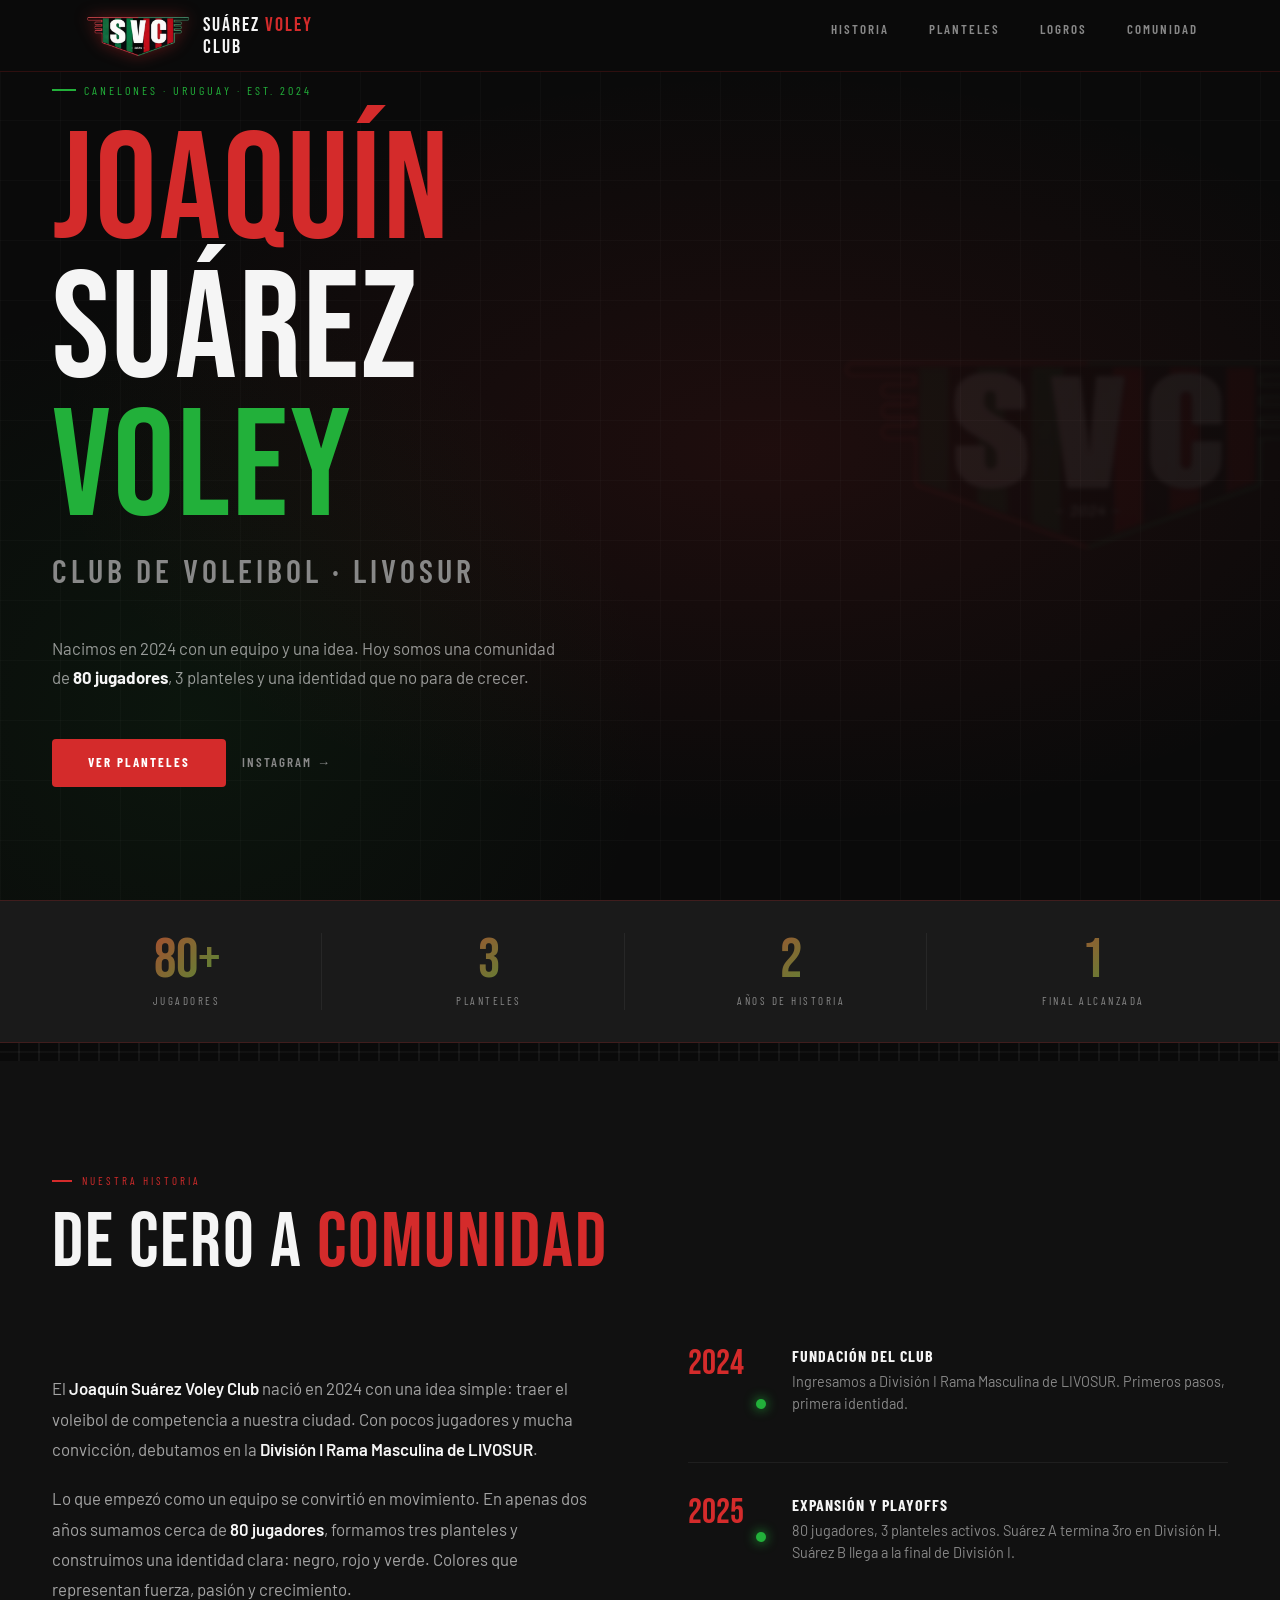
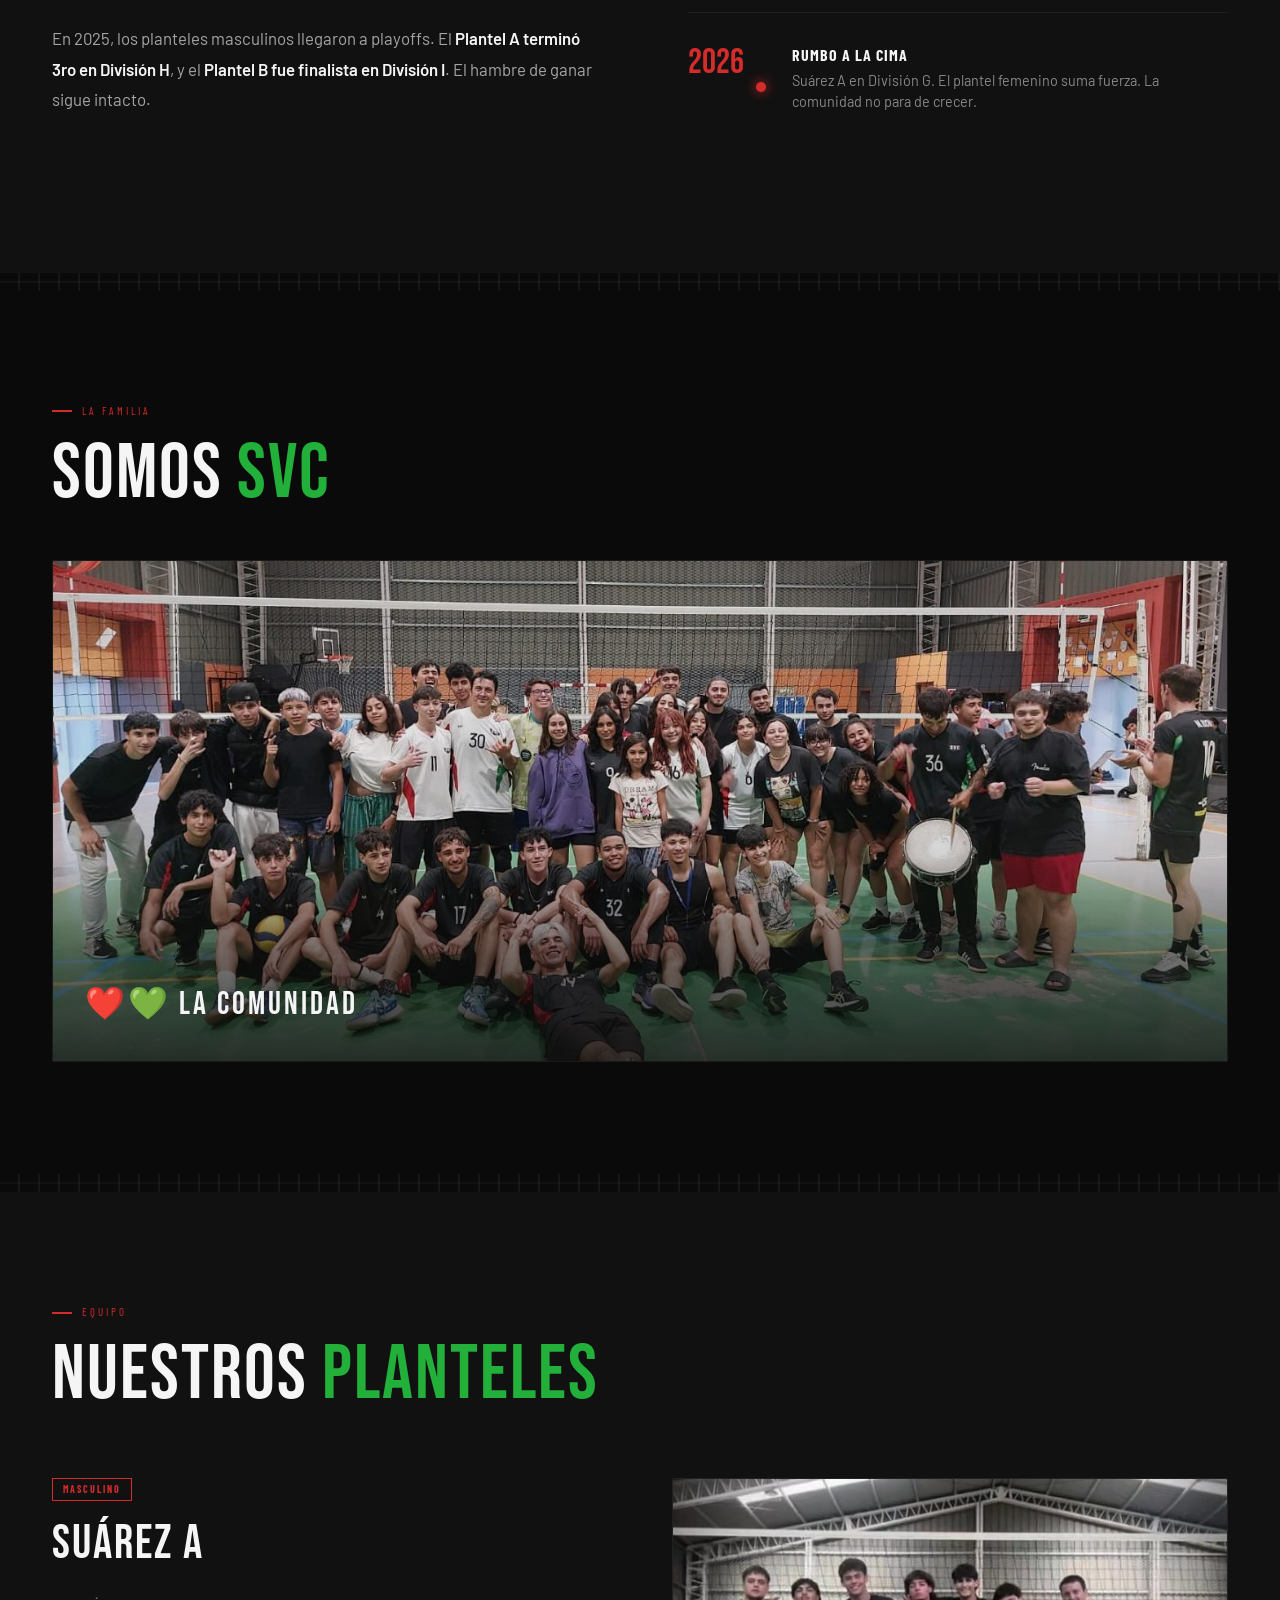
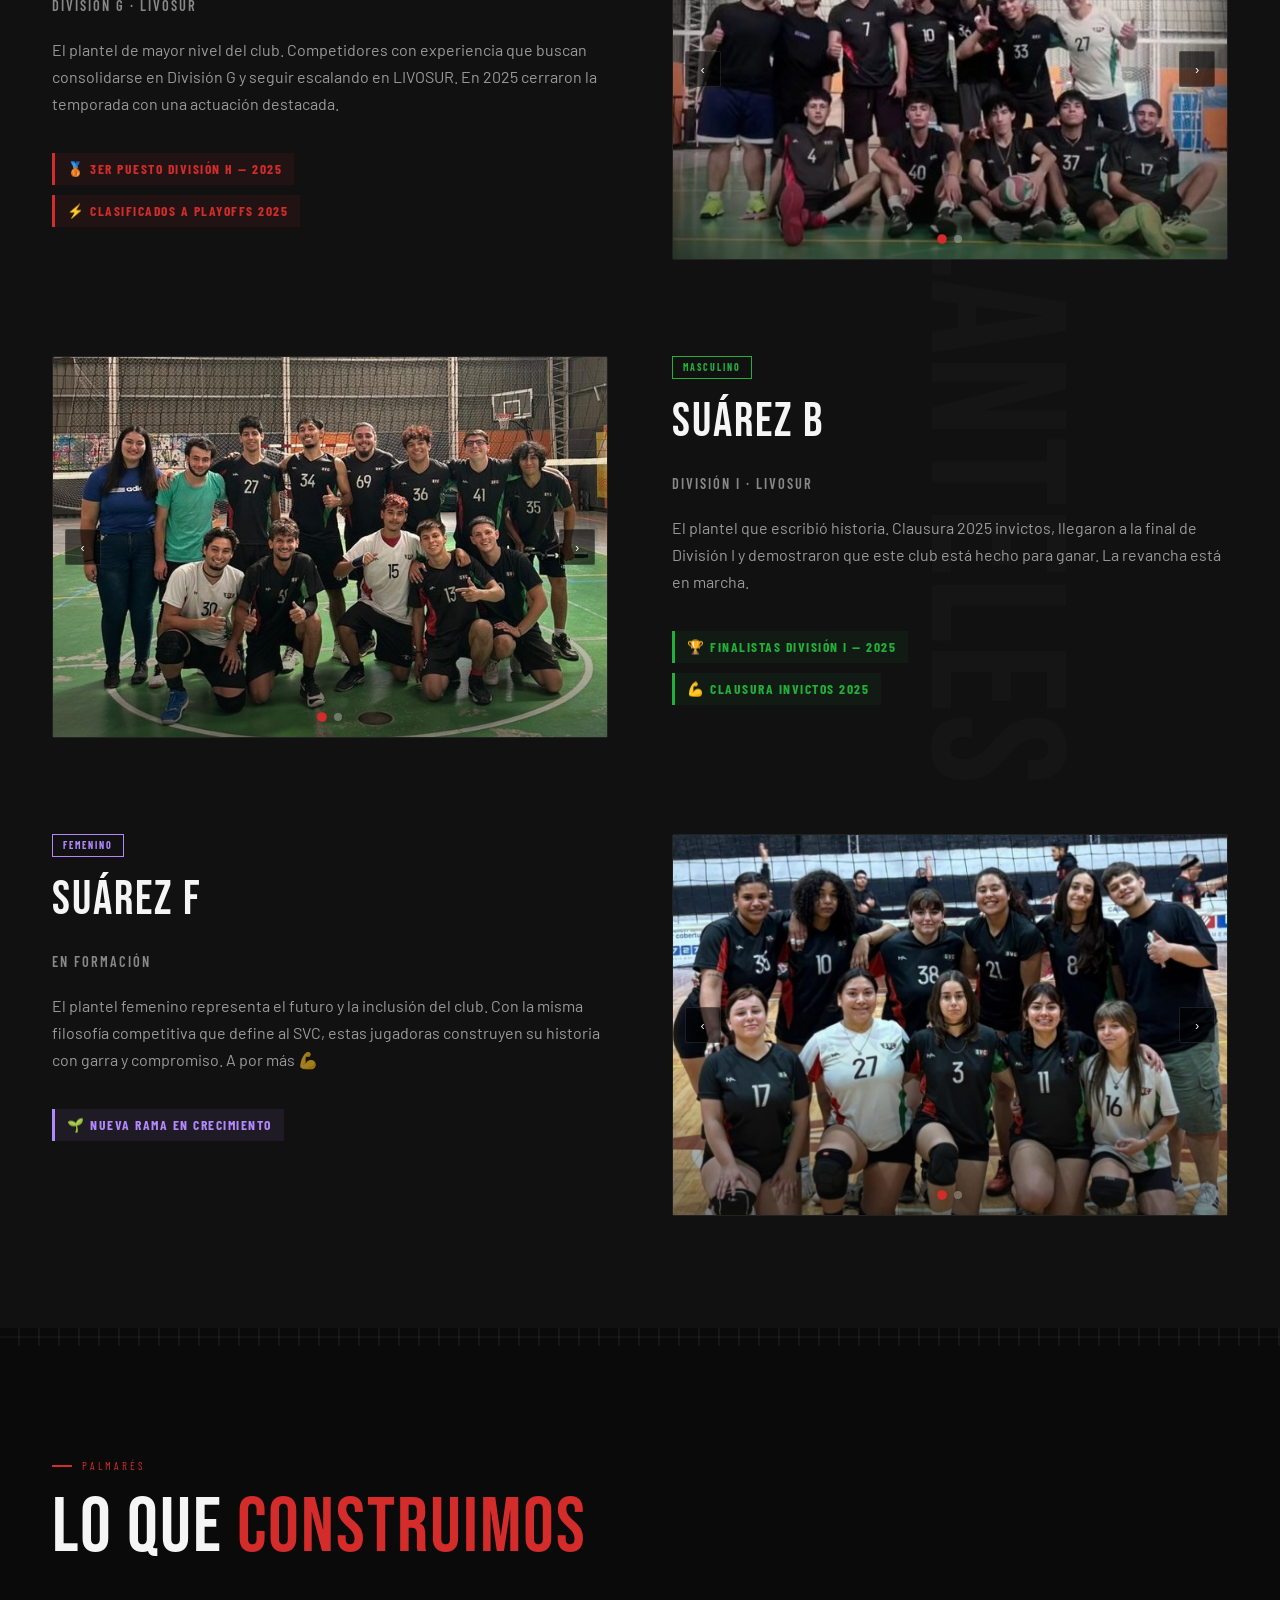
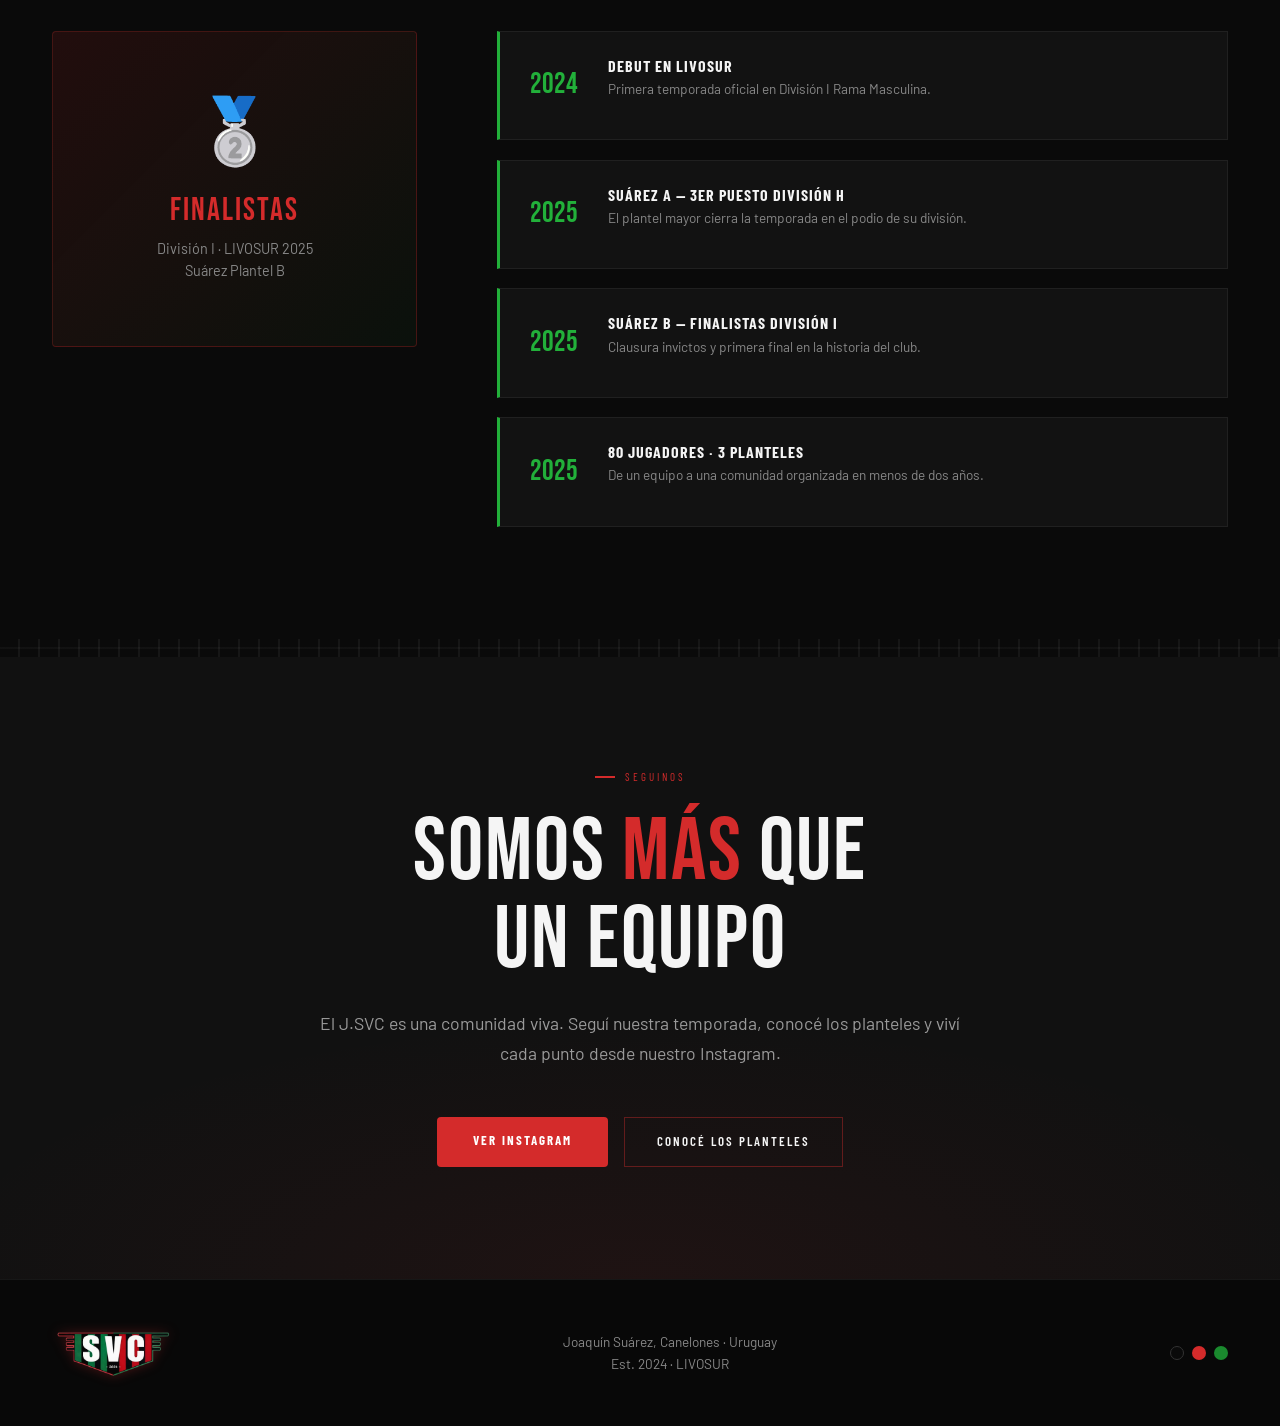
<file: index.html>
<!DOCTYPE html>
<html lang="es">
<head>
<meta charset="UTF-8">
<meta name="viewport" content="width=device-width, initial-scale=1.0">
<link rel="icon" type="image/png" href="assets/favicon.png">
<title>Suárez Voley Club</title>
<link href="https://fonts.googleapis.com/css2?family=Bebas+Neue&family=Barlow+Condensed:wght@400;600;700;900&family=Barlow:wght@300;400;500&display=swap" rel="stylesheet">
<!-- Bootstrap usado como apoyo para containers e imágenes responsive -->
<link href="https://cdn.jsdelivr.net/npm/bootstrap@5.3.7/dist/css/bootstrap.min.css" rel="stylesheet">
<link rel="stylesheet" href="style.css">
</head>
<body>

<!-- NAV -->
<nav>
  <div class="container nav-container">
  <a href="#hero" class="nav-logo">
    <img src="assets/SVC%20LOGO.jpg" alt="SVC logo" class="img-fluid">
    <div class="nav-logo-text">Suárez <span>Voley</span><br>Club</div>
  </a>
  <ul class="nav-links">
    <li><a href="#historia">Historia</a></li>
    <li><a href="#planteles">Planteles</a></li>
    <li><a href="#logros">Logros</a></li>
    <li><a href="#comunidad">Comunidad</a></li>
  </ul>
  </div>
</nav>

<!-- HERO -->
<section id="hero">
  <div class="hero-bg"></div>
  <div class="hero-grid"></div>
  <div class="hero-logo-bg"></div>
  <div class="hero-content container">
    <div class="hero-tag fade-up">Canelones · Uruguay · Est. 2024</div>
    <h1 class="fade-up">
      <span class="ar">Joaquín</span><br>
      Suárez<br>
      <span class="av">Voley</span>
    </h1>
    <div class="hero-sub fade-up">Club de Voleibol · LIVOSUR</div>
    <p class="hero-desc fade-up">
      Nacimos en 2024 con un equipo y una idea. Hoy somos una comunidad de <strong>80 jugadores</strong>, 3 planteles y una identidad que no para de crecer.
    </p>
    <div class="hero-cta fade-up">
      <a href="#planteles" class="btn-primary">Ver planteles</a>
      <a href="https://www.instagram.com/suarezvoleyclub" target="_blank" class="btn-secondary">Instagram →</a>
    </div>
  </div>
</section>

<!-- STATS -->
<div class="stats-bar">
  <div class="stats-inner container">
    <div class="stat"><div class="stat-num">80+</div><div class="stat-label">Jugadores</div></div>
    <div class="stat"><div class="stat-num">3</div><div class="stat-label">Planteles</div></div>
    <div class="stat"><div class="stat-num">2</div><div class="stat-label">Años de historia</div></div>
    <div class="stat"><div class="stat-num">1</div><div class="stat-label">Final alcanzada</div></div>
  </div>
</div>

<div class="net-divider"></div>

<!-- HISTORIA -->
<section id="historia">
  <div class="section-inner container">
    <div class="section-tag">Nuestra historia</div>
    <h2>De cero a <span style="color:var(--rojo)">comunidad</span></h2>
    <div class="historia-grid">
      <div class="historia-text">
        <p>El <strong>Joaquín Suárez Voley Club</strong> nació en 2024 con una idea simple: traer el voleibol de competencia a nuestra ciudad. Con pocos jugadores y mucha convicción, debutamos en la <strong>División I Rama Masculina de LIVOSUR</strong>.</p>
        <p>Lo que empezó como un equipo se convirtió en movimiento. En apenas dos años sumamos cerca de <strong>80 jugadores</strong>, formamos tres planteles y construimos una identidad clara: negro, rojo y verde. Colores que representan fuerza, pasión y crecimiento.</p>
        <p>En 2025, los planteles masculinos llegaron a playoffs. El <strong>Plantel A terminó 3ro en División H</strong>, y el <strong>Plantel B fue finalista en División I</strong>. El hambre de ganar sigue intacto.</p>
      </div>
      <div class="historia-timeline">
        <div class="timeline-item">
          <div class="timeline-year">2024</div>
          <div class="timeline-content"><h4>Fundación del club</h4><p>Ingresamos a División I Rama Masculina de LIVOSUR. Primeros pasos, primera identidad.</p></div>
          <div class="timeline-dot"></div>
        </div>
        <div class="timeline-item">
          <div class="timeline-year">2025</div>
          <div class="timeline-content"><h4>Expansión y playoffs</h4><p>80 jugadores, 3 planteles activos. Suárez A termina 3ro en División H. Suárez B llega a la final de División I.</p></div>
          <div class="timeline-dot"></div>
        </div>
        <div class="timeline-item">
          <div class="timeline-year">2026</div>
          <div class="timeline-content"><h4>Rumbo a la cima</h4><p>Suárez A en División G. El plantel femenino suma fuerza. La comunidad no para de crecer.</p></div>
          <div class="timeline-dot" style="background:var(--rojo); box-shadow:0 0 12px var(--rojo);"></div>
        </div>
      </div>
    </div>
  </div>
</section>

<div class="net-divider"></div>

<!-- FAMILIA -->
<section id="familia">
  <div class="section-inner container">
    <div class="section-tag">La familia</div>
    <h2>Somos <span style="color:var(--verde2)">SVC</span></h2>
    <div class="family-img">
      <img src="assets/FAMILIA%20SUAREZ.jpg" alt="Suárez Voley Club - Familia" class="img-fluid">
      <div class="carrusel-overlay"></div>
      <div class="family-caption">❤️💚 La comunidad</div>
    </div>
  </div>
</section>

<div class="net-divider"></div>

<!-- PLANTELES -->
<section id="planteles">
  <div class="section-inner container">
    <div class="section-tag">Equipo</div>
    <h2>Nuestros <span style="color:var(--verde2)">planteles</span></h2>

    <div class="planteles-stack">

      <!-- PLANTEL A -->
      <div class="plantel-block">
        <div class="plantel-info" style="--badge-color: var(--rojo)">
          <span class="plantel-badge">Masculino</span>
          <h3>Suárez A</h3>
          <div class="plantel-division">División G · LIVOSUR</div>
          <p class="plantel-desc">El plantel de mayor nivel del club. Competidores con experiencia que buscan consolidarse en División G y seguir escalando en LIVOSUR. En 2025 cerraron la temporada con una actuación destacada.</p>
          <div class="plantel-logros">
            <div class="logro-tag">🥉 3er puesto División H — 2025</div>
            <div class="logro-tag">⚡ Clasificados a playoffs 2025</div>
          </div>
        </div>
        <div class="carrusel" id="car-a">
          <div class="carrusel-track">
            <div class="carrusel-slide"><img src="assets/SUAREZ%20A%201.jpg" alt="Plantel A - foto 1" class="img-fluid"></div>
            <div class="carrusel-slide"><img src="assets/SUAREZ%20A%202.jpeg" alt="Plantel A - foto 2" class="img-fluid"></div>
          </div>
          <div class="carrusel-overlay"></div>
          <button class="carrusel-btn prev" onclick="slide('car-a',-1)">‹</button>
          <button class="carrusel-btn next" onclick="slide('car-a', 1)">›</button>
          <div class="carrusel-controls">
            <button class="carrusel-dot active" onclick="goTo('car-a',0)"></button>
            <button class="carrusel-dot" onclick="goTo('car-a',1)"></button>
          </div>
        </div>
      </div>

      <!-- PLANTEL B -->
      <div class="plantel-block reverse">
        <div class="plantel-info" style="--badge-color: var(--verde2)">
          <span class="plantel-badge">Masculino</span>
          <h3>Suárez B</h3>
          <div class="plantel-division">División I · LIVOSUR</div>
          <p class="plantel-desc">El plantel que escribió historia. Clausura 2025 invictos, llegaron a la final de División I y demostraron que este club está hecho para ganar. La revancha está en marcha.</p>
          <div class="plantel-logros">
            <div class="logro-tag" style="--badge-color:var(--verde2); color:var(--verde2); background:rgba(26,138,46,0.08); border-left-color:var(--verde2);">🏆 Finalistas División I — 2025</div>
            <div class="logro-tag" style="--badge-color:var(--verde2); color:var(--verde2); background:rgba(26,138,46,0.08); border-left-color:var(--verde2);">💪 Clausura invictos 2025</div>
          </div>
        </div>
        <!-- Carrusel de imágenes controlado con JavaScript -->
        <div class="carrusel" id="car-b">
          <div class="carrusel-track">
            <div class="carrusel-slide"><img src="assets/SUAREZ%20B,%201.jpg" alt="Plantel B - foto 1" class="img-fluid"></div>
            <div class="carrusel-slide"><img src="assets/SUAREZ%20B%202.jpeg" alt="Plantel B - foto 2" class="img-fluid"></div>
          </div>
          <div class="carrusel-overlay"></div>
          <button class="carrusel-btn prev" onclick="slide('car-b',-1)">‹</button>
          <button class="carrusel-btn next" onclick="slide('car-b', 1)">›</button>
          <div class="carrusel-controls">
            <button class="carrusel-dot active" onclick="goTo('car-b',0)"></button>
            <button class="carrusel-dot" onclick="goTo('car-b',1)"></button>
          </div>
        </div>
      </div>

      <!-- PLANTEL FEMENINO -->
      <div class="plantel-block">
        <div class="plantel-info" style="--badge-color: #b388ff">
          <span class="plantel-badge">Femenino</span>
          <h3>Suárez F</h3>
          <div class="plantel-division">En formación</div>
          <p class="plantel-desc">El plantel femenino representa el futuro y la inclusión del club. Con la misma filosofía competitiva que define al SVC, estas jugadoras construyen su historia con garra y compromiso. A por más 💪</p>
          <div class="plantel-logros">
            <div class="logro-tag" style="color:#b388ff; background:rgba(179,136,255,0.08); border-left-color:#b388ff;">🌱 Nueva rama en crecimiento</div>
          </div>
        </div>
        <div class="carrusel" id="car-f">
          <div class="carrusel-track">
            <div class="carrusel-slide"><img src="assets/SUAREZ%20FEM%201.jpeg" alt="Plantel Femenino - foto 1" class="img-fluid"></div>
            <div class="carrusel-slide"><img src="assets/SUAREZ%20FEM,%202.jpg" alt="Plantel Femenino - foto 2" class="img-fluid"></div>
          </div>
          <div class="carrusel-overlay"></div>
          <button class="carrusel-btn prev" onclick="slide('car-f',-1)">‹</button>
          <button class="carrusel-btn next" onclick="slide('car-f', 1)">›</button>
          <div class="carrusel-controls">
            <button class="carrusel-dot active" onclick="goTo('car-f',0)"></button>
            <button class="carrusel-dot" onclick="goTo('car-f',1)"></button>
          </div>
        </div>
      </div>

    </div>
  </div>
</section>

<div class="net-divider"></div>

<!-- LOGROS -->
<section id="logros">
  <div class="section-inner container">
    <div class="section-tag">Palmarés</div>
    <h2>Lo que <span style="color:var(--rojo)">construimos</span></h2>
    <div class="logros-grid">
      <div class="logros-feature">
        <span class="trophy">🥈</span>
        <h3>Finalistas</h3>
        <p>División I · LIVOSUR 2025<br>Suárez Plantel B</p>
      </div>
      <div class="logros-list">
        <div class="logro-item"><div class="logro-año">2024</div><div><h4>Debut en LIVOSUR</h4><p>Primera temporada oficial en División I Rama Masculina.</p></div></div>
        <div class="logro-item"><div class="logro-año">2025</div><div><h4>Suárez A — 3er puesto División H</h4><p>El plantel mayor cierra la temporada en el podio de su división.</p></div></div>
        <div class="logro-item"><div class="logro-año">2025</div><div><h4>Suárez B — Finalistas División I</h4><p>Clausura invictos y primera final en la historia del club.</p></div></div>
        <div class="logro-item"><div class="logro-año">2025</div><div><h4>80 jugadores · 3 planteles</h4><p>De un equipo a una comunidad organizada en menos de dos años.</p></div></div>
      </div>
    </div>
  </div>
</section>

<div class="net-divider"></div>

<!-- COMUNIDAD -->
<section id="comunidad">
  <div class="comunidad-bg"></div>
  <div class="comunidad-inner container">
    <div class="section-tag" style="justify-content:center; margin-bottom:1.5rem;">Seguinos</div>
    <h2>Somos <span style="color:var(--rojo)">más</span> que<br>un equipo</h2>
    <p>El J.SVC es una comunidad viva. Seguí nuestra temporada, conocé los planteles y viví cada punto desde nuestro Instagram.</p>
    <div class="comunidad-actions">
      <a href="https://www.instagram.com/suarezvoleyclub" target="_blank" class="btn-primary">Ver Instagram</a>
      <a href="#planteles" class="btn-ig">Conocé los planteles</a>
    </div>
  </div>
</section>

<!-- FOOTER -->
<footer>
  <div class="footer-inner container">
    <img src="assets/SVC%20LOGO.jpg" alt="SVC" class="footer-logo-img img-fluid">
    <div class="footer-info">Joaquín Suárez, Canelones · Uruguay<br>Est. 2024 · LIVOSUR</div>
    <div class="footer-colors">
      <div class="color-dot" style="background:#0a0a0a; border:1px solid #333;"></div>
      <div class="color-dot" style="background:#D42B2B;"></div>
      <div class="color-dot" style="background:#1A8A2E;"></div>
    </div>
  </div>
</footer>

<script src="app.js"></script>
</body>
</html>
</file>
<file: style.css>
/* Colores principales del club */
:root {
  --negro: #0a0a0a;
  --negro2: #111111;
  --negro3: #1a1a1a;
  --rojo: #D42B2B;
  --rojo2: #FF3333;
  --verde: #1A8A2E;
  --verde2: #22B03A;
  --blanco: #F5F5F5;
  --gris: #888;
}

* { margin: 0; padding: 0; box-sizing: border-box; }

html { scroll-behavior: smooth; }

body {
  background: var(--negro);
  color: var(--blanco);
  font-family: 'Barlow', sans-serif;
  overflow-x: hidden;
}

/* Barra de navegación fija */
nav {
  position: fixed;
  top: 0;
  left: 0;
  right: 0;
  z-index: 100;
  height: 72px;
  background: #0a0a0a;
  border-bottom: 1px solid rgba(212,43,43,0.18);
}

.nav-container {
  height: 100%;
  display: flex;
  align-items: center;
  justify-content: space-between;
}

.nav-logo { display: flex; align-items: center; gap: 12px; text-decoration: none; }

.nav-logo img {
  height: 46px;
  width: auto;
  object-fit: contain;
  filter: drop-shadow(0 0 8px rgba(212,43,43,0.4));
}

.nav-logo-text {
  font-family: 'Bebas Neue', sans-serif;
  font-size: 20px;
  color: var(--blanco);
  letter-spacing: 2px;
  line-height: 1.1;
}

.nav-logo-text span { color: var(--rojo); }

.nav-links { display: flex; gap: 2.5rem; list-style: none; }

.nav-links a {
  font-family: 'Barlow Condensed', sans-serif;
  font-weight: 600;
  font-size: 13px;
  letter-spacing: 2px;
  text-transform: uppercase;
  color: var(--gris);
  text-decoration: none;
  transition: color 0.2s;
}

.nav-links a:hover { color: var(--rojo); }

/* Sección principal de bienvenida  */
#hero {
  position: relative;
  min-height: 100vh;
  display: flex;
  align-items: center;
  overflow: hidden;
  padding-top: 72px;
}

.hero-bg {
  position: absolute;
  inset: 0;
  background:
    radial-gradient(ellipse 80% 60% at 60% 50%, rgba(212,43,43,0.10) 0%, transparent 70%),
    radial-gradient(ellipse 60% 80% at 15% 80%, rgba(26,138,46,0.09) 0%, transparent 60%),
    var(--negro);
}

.hero-grid {
  position: absolute;
  inset: 0;
  background-image:
    linear-gradient(rgba(255,255,255,0.02) 1px, transparent 1px),
    linear-gradient(90deg, rgba(255,255,255,0.02) 1px, transparent 1px);
  background-size: 60px 60px;
}

.hero-logo-bg {
  position: absolute;
  right: -60px;
  top: 50%;
  transform: translateY(-50%);
  width: 520px;
  height: 520px;
  opacity: 0.05;
  background: url("assets/SVC%20LOGO.jpg") center/contain no-repeat;
  filter: blur(2px);
}

.hero-content {
  position: relative;
  max-width: 1200px;
  margin: 0 auto;
  width: 100%;
}

.hero-tag {
  display: inline-flex;
  align-items: center;
  gap: 8px;
  font-family: 'Barlow Condensed', sans-serif;
  font-size: 12px;
  letter-spacing: 3px;
  text-transform: uppercase;
  color: var(--verde2);
  margin-bottom: 1.5rem;
}

.hero-tag::before {
  content: '';
  display: block;
  width: 24px;
  height: 2px;
  background: var(--verde2);
}

h1 {
  font-family: 'Bebas Neue', sans-serif;
  font-size: clamp(5rem, 12vw, 10rem);
  line-height: 0.9;
  letter-spacing: 2px;
  margin-bottom: 0.5rem;
}

h1 .ar { color: var(--rojo); }
h1 .av { color: var(--verde2); }

.hero-sub {
  font-family: 'Barlow Condensed', sans-serif;
  font-size: clamp(1.2rem, 3vw, 2rem);
  font-weight: 600;
  letter-spacing: 4px;
  text-transform: uppercase;
  color: var(--gris);
  margin-bottom: 2.5rem;
}

.hero-desc {
  font-size: 1.05rem;
  line-height: 1.7;
  color: rgba(245,245,245,0.6);
  max-width: 520px;
  margin-bottom: 3rem;
}

.hero-desc strong { color: var(--blanco); }

.hero-cta { display: flex; gap: 1rem; align-items: center; }

.btn-primary {
  background: var(--rojo);
  color: white;
  font-family: 'Barlow Condensed', sans-serif;
  font-weight: 700;
  font-size: 13px;
  letter-spacing: 2px;
  text-transform: uppercase;
  padding: 14px 36px;
  text-decoration: none;
  border-radius: 4px;
  transition: background 0.2s, transform 0.2s;
}

.btn-primary:hover { background: var(--rojo2); transform: translateY(-2px); }

.btn-secondary {
  font-family: 'Barlow Condensed', sans-serif;
  font-weight: 600;
  font-size: 13px;
  letter-spacing: 2px;
  text-transform: uppercase;
  color: var(--gris);
  text-decoration: none;
  display: flex;
  align-items: center;
  gap: 8px;
  transition: color 0.2s;
}

.btn-secondary:hover { color: var(--verde2); }

/* STATS */
.stats-bar {
  background: var(--negro3);
  border-top: 1px solid rgba(212,43,43,0.2);
  border-bottom: 1px solid rgba(212,43,43,0.2);
  padding: 2rem 0;
}

.stats-inner {
  max-width: 1200px;
  margin: 0 auto;
  display: flex;
  justify-content: space-between;
  align-items: center;
  gap: 2rem;
}

.stat {
  text-align: center;
  flex: 1;
  border-right: 1px solid rgba(255,255,255,0.06);
  padding: 0 2rem;
}

.stat:last-child { border-right: none; }

.stat-num {
  font-family: 'Bebas Neue', sans-serif;
  font-size: 3.5rem;
  line-height: 1;
  background: linear-gradient(135deg, var(--rojo), var(--verde2));
  -webkit-background-clip: text;
  -webkit-text-fill-color: transparent;
  background-clip: text;
}

.stat-label {
  font-family: 'Barlow Condensed', sans-serif;
  font-size: 11px;
  letter-spacing: 2.5px;
  text-transform: uppercase;
  color: var(--gris);
  margin-top: 4px;
}

.net-divider {
  width: 100%;
  height: 18px;
  background-image:
    repeating-linear-gradient(90deg, transparent 0px, transparent 18px, rgba(255,255,255,0.05) 18px, rgba(255,255,255,0.05) 20px),
    repeating-linear-gradient(0deg, transparent 0px, transparent 8px, rgba(255,255,255,0.03) 8px, rgba(255,255,255,0.03) 10px);
}

/* SECTIONS */
section { padding: 7rem 0; }

.section-inner { max-width: 1200px; margin: 0 auto; }

.section-tag {
  display: flex;
  align-items: center;
  gap: 10px;
  font-family: 'Barlow Condensed', sans-serif;
  font-size: 11px;
  letter-spacing: 3px;
  text-transform: uppercase;
  color: var(--rojo);
  margin-bottom: 1rem;
}

.section-tag::before {
  content: '';
  width: 20px;
  height: 2px;
  background: var(--rojo);
  flex-shrink: 0;
}

h2 {
  font-family: 'Bebas Neue', sans-serif;
  font-size: clamp(3rem, 6vw, 5rem);
  letter-spacing: 2px;
  line-height: 1;
  margin-bottom: 1.5rem;
}

/* HISTORIA */
#historia { background: var(--negro2); }

.historia-grid {
  display: grid;
  grid-template-columns: 1fr 1fr;
  gap: 6rem;
  align-items: center;
  margin-top: 4rem;
}

.historia-text p {
  font-size: 1.05rem;
  line-height: 1.8;
  color: rgba(245,245,245,0.65);
  margin-bottom: 1.2rem;
}

.historia-text p strong { color: var(--blanco); font-weight: 600; }

.historia-timeline { display: flex; flex-direction: column; }

.timeline-item {
  display: grid;
  grid-template-columns: 80px 1fr;
  gap: 1.5rem;
  padding: 2rem 0;
  border-bottom: 1px solid rgba(255,255,255,0.06);
  position: relative;
}

.timeline-item:first-child { padding-top: 0; }
.timeline-item:last-child { border-bottom: none; }

.timeline-year {
  font-family: 'Bebas Neue', sans-serif;
  font-size: 2.2rem;
  color: var(--rojo);
  line-height: 1;
}

.timeline-content h4 {
  font-family: 'Barlow Condensed', sans-serif;
  font-weight: 700;
  font-size: 1rem;
  letter-spacing: 1px;
  text-transform: uppercase;
  color: var(--blanco);
  margin-bottom: 6px;
}

.timeline-content p { font-size: 0.9rem; color: var(--gris); line-height: 1.5; }

.timeline-dot {
  position: absolute;
  left: 68px;
  top: 50%;
  transform: translateY(-50%);
  width: 10px;
  height: 10px;
  border-radius: 50%;
  background: var(--verde2);
  box-shadow: 0 0 12px var(--verde2);
}

/* FAMILY */
#familia { background: var(--negro); }

.family-img {
  margin-top: 3rem;
  border-radius: 2px;
  overflow: hidden;
  border: 1px solid rgba(255,255,255,0.07);
  position: relative;
}

.family-img img {
  width: 100%;
  display: block;
  object-fit: cover;
  max-height: 500px;
  filter: brightness(0.9);
}

.family-img::after {
  content: '';
  position: absolute;
  inset: 0;
  background: linear-gradient(to top, rgba(10,10,10,0.6) 0%, transparent 40%);
}

.family-caption {
  position: absolute;
  bottom: 2rem;
  left: 2rem;
  z-index: 2;
  font-family: 'Bebas Neue', sans-serif;
  font-size: 2rem;
  letter-spacing: 3px;
  color: var(--blanco);
}

/* PLANTELES */
#planteles { background: var(--negro2); position: relative; overflow: hidden; }

#planteles::before {
  content: 'PLANTELES';
  position: absolute;
  right: -2rem;
  top: 50%;
  transform: translateY(-50%) rotate(90deg);
  font-family: 'Bebas Neue', sans-serif;
  font-size: 12rem;
  color: rgba(255,255,255,0.02);
  pointer-events: none;
  white-space: nowrap;
}

.planteles-stack {
  display: flex;
  flex-direction: column;
  gap: 6rem;
  margin-top: 4rem;
}

/*  Diseño de los planteles */
.plantel-block {
  display: grid;
  grid-template-columns: 1fr 1fr;
  gap: 4rem;
  align-items: start;
}

.plantel-block.reverse { direction: rtl; }
.plantel-block.reverse > * { direction: ltr; }

.plantel-info {
  display: flex;
  flex-direction: column;
  gap: 1.2rem;
}

.plantel-badge {
  display: inline-block;
  font-family: 'Barlow Condensed', sans-serif;
  font-size: 10px;
  font-weight: 700;
  letter-spacing: 2px;
  text-transform: uppercase;
  color: var(--badge-color, var(--rojo));
  border: 1px solid var(--badge-color, var(--rojo));
  padding: 3px 10px;
  width: fit-content;
}

.plantel-info h3 {
  font-family: 'Bebas Neue', sans-serif;
  font-size: 3rem;
  letter-spacing: 2px;
  line-height: 1;
}

.plantel-division {
  font-family: 'Barlow Condensed', sans-serif;
  font-size: 0.9rem;
  font-weight: 600;
  letter-spacing: 2px;
  text-transform: uppercase;
  color: var(--gris);
}

.plantel-desc {
  font-size: 1rem;
  line-height: 1.7;
  color: rgba(245,245,245,0.6);
}

.plantel-logros { display: flex; flex-direction: column; gap: 0.6rem; }

.logro-tag {
  display: inline-flex;
  align-items: center;
  gap: 8px;
  width: fit-content;
  font-family: 'Barlow Condensed', sans-serif;
  font-size: 0.85rem;
  font-weight: 700;
  letter-spacing: 1.5px;
  text-transform: uppercase;
  color: var(--badge-color, var(--rojo));
  background: rgba(212,43,43,0.08);
  border-left: 3px solid var(--badge-color, var(--rojo));
  padding: 6px 12px;
}

/* CARRUSEL */
.carrusel {
  position: relative;
  overflow: hidden;
  border-radius: 2px;
  border: 1px solid rgba(255,255,255,0.07);
}

.carrusel-track {
  display: flex;
  transition: transform 0.45s ease;
}

.carrusel-slide { flex: 0 0 100%; }

.carrusel-slide img {
  width: 100%;
  display: block;
  object-fit: cover;
  height: 380px;
}

.carrusel-controls {
  position: absolute;
  bottom: 1rem;
  left: 50%;
  transform: translateX(-50%);
  display: flex;
  gap: 0.5rem;
  z-index: 2;
}

.carrusel-dot {
  width: 8px;
  height: 8px;
  border-radius: 50%;
  background: rgba(255,255,255,0.3);
  border: none;
  cursor: pointer;
  transition: background 0.2s, transform 0.2s;
  padding: 0;
}

.carrusel-dot.active { background: var(--rojo); transform: scale(1.2); }

.carrusel-btn {
  position: absolute;
  top: 50%;
  transform: translateY(-50%);
  background: rgba(0,0,0,0.6);
  border: 1px solid rgba(255,255,255,0.1);
  color: white;
  width: 36px;
  height: 36px;
  border-radius: 2px;
  cursor: pointer;
  font-size: 1rem;
  display: flex;
  align-items: center;
  justify-content: center;
  transition: background 0.2s;
  z-index: 2;
}

.carrusel-btn:hover { background: rgba(212,43,43,0.6); }
.carrusel-btn.prev { left: 0.75rem; }
.carrusel-btn.next { right: 0.75rem; }

.carrusel-overlay {
  position: absolute;
  inset: 0;
  background: linear-gradient(to top, rgba(10,10,10,0.5) 0%, transparent 50%);
  pointer-events: none;
}

/* LOGROS */
#logros { background: var(--negro); }

.logros-grid {
  display: grid;
  grid-template-columns: 1fr 2fr;
  gap: 5rem;
  align-items: start;
  margin-top: 4rem;
}

.logros-feature {
  background: linear-gradient(135deg, rgba(212,43,43,0.12), rgba(26,138,46,0.06));
  border: 1px solid rgba(212,43,43,0.25);
  padding: 3rem;
  border-radius: 4px;
  text-align: center;
}

.logros-feature .trophy {
  font-size: 4rem;
  margin-bottom: 1rem;
  display: block;
}

.logros-feature h3 {
  font-family: 'Bebas Neue', sans-serif;
  font-size: 2rem;
  letter-spacing: 2px;
  color: var(--rojo);
  margin-bottom: 0.5rem;
}

.logros-feature p { font-size: 0.9rem; color: var(--gris); line-height: 1.5; }

.logros-list { display: flex; flex-direction: column; gap: 1.2rem; }

.logro-item {
  display: grid;
  grid-template-columns: 60px 1fr;
  gap: 1.5rem;
  align-items: center;
  padding: 1.5rem;
  background: rgba(255,255,255,0.03);
  border: 1px solid rgba(255,255,255,0.06);
  border-left: 3px solid var(--verde2);
  transition: background 0.2s;
}

.logro-item:hover { background: rgba(255,255,255,0.05); }

.logro-año {
  font-family: 'Bebas Neue', sans-serif;
  font-size: 1.8rem;
  color: var(--verde2);
  text-align: center;
  line-height: 1;
}

.logro-item h4 {
  font-family: 'Barlow Condensed', sans-serif;
  font-weight: 700;
  font-size: 1rem;
  letter-spacing: 1px;
  text-transform: uppercase;
  margin-bottom: 4px;
}

.logro-item p { font-size: 0.85rem; color: var(--gris); }

/* COMUNIDAD */
#comunidad {
  background: var(--negro2);
  text-align: center;
  position: relative;
  overflow: hidden;
}

.comunidad-bg {
  position: absolute;
  inset: 0;
  background: radial-gradient(ellipse 80% 60% at 50% 100%, rgba(212,43,43,0.07) 0%, transparent 70%);
}

.comunidad-inner {
  position: relative;
  max-width: 700px;
  margin: 0 auto;
}

.comunidad-inner h2 {
  font-size: clamp(3rem, 7vw, 5.5rem);
  margin-bottom: 1.5rem;
}

.comunidad-inner p {
  font-size: 1.1rem;
  line-height: 1.7;
  color: rgba(245,245,245,0.6);
  margin-bottom: 3rem;
}

.comunidad-actions {
  display: flex;
  gap: 1rem;
  justify-content: center;
  flex-wrap: wrap;
}

.btn-ig {
  display: inline-flex;
  align-items: center;
  gap: 10px;
  background: transparent;
  border: 1px solid rgba(212,43,43,0.4);
  color: var(--blanco);
  font-family: 'Barlow Condensed', sans-serif;
  font-weight: 600;
  font-size: 13px;
  letter-spacing: 2px;
  text-transform: uppercase;
  padding: 14px 32px;
  text-decoration: none;
  transition: all 0.3s;
}

.btn-ig:hover {
  background: rgba(212,43,43,0.15);
  border-color: var(--rojo);
  transform: translateY(-2px);
}

/* FOOTER */
footer {
  background: #080808;
  border-top: 1px solid rgba(255,255,255,0.06);
  padding: 3rem 0;
}

.footer-inner {
  max-width: 1200px;
  margin: 0 auto;
  display: flex;
  align-items: center;
  justify-content: space-between;
  gap: 2rem;
}

.footer-logo-img {
  height: 50px;
  width: auto;
  filter: drop-shadow(0 0 6px rgba(212,43,43,0.3));
}

.footer-info {
  font-size: 0.85rem;
  color: var(--gris);
  text-align: center;
  line-height: 1.6;
}

.footer-colors { display: flex; gap: 8px; align-items: center; }

.color-dot {
  width: 14px;
  height: 14px;
  border-radius: 50%;
}

/* ANIMATIONS */
@keyframes fadeUp {
  from { opacity: 0; transform: translateY(30px); }
  to { opacity: 1; transform: translateY(0); }
}

.fade-up { opacity: 0; animation: fadeUp 0.7s ease forwards; }

.fade-up:nth-child(1) { animation-delay: 0.1s; }
.fade-up:nth-child(2) { animation-delay: 0.25s; }
.fade-up:nth-child(3) { animation-delay: 0.4s; }
.fade-up:nth-child(4) { animation-delay: 0.55s; }
.fade-up:nth-child(5) { animation-delay: 0.7s; }

/* Adaptación para celular */
@media(max-width: 768px) {
  nav { padding: 0; }

  .nav-links { display: none; }

  section { padding: 5rem 0; }

  .historia-grid,
  .logros-grid {
    grid-template-columns: 1fr;
    gap: 3rem;
  }

  .plantel-block,
  .plantel-block.reverse {
    grid-template-columns: 1fr;
    direction: ltr;
    gap: 2rem;
  }

  .stats-inner { flex-wrap: wrap; }

  .stat {
    min-width: 45%;
    border-right: none;
    border-bottom: 1px solid rgba(255,255,255,0.06);
    padding: 1rem;
  }

  .stats-bar { padding: 2rem 0; }

  footer { padding: 2rem 0; }

  .footer-inner {
    flex-direction: column;
    text-align: center;
  }

  .hero-logo-bg { display: none; }
}
</file>
